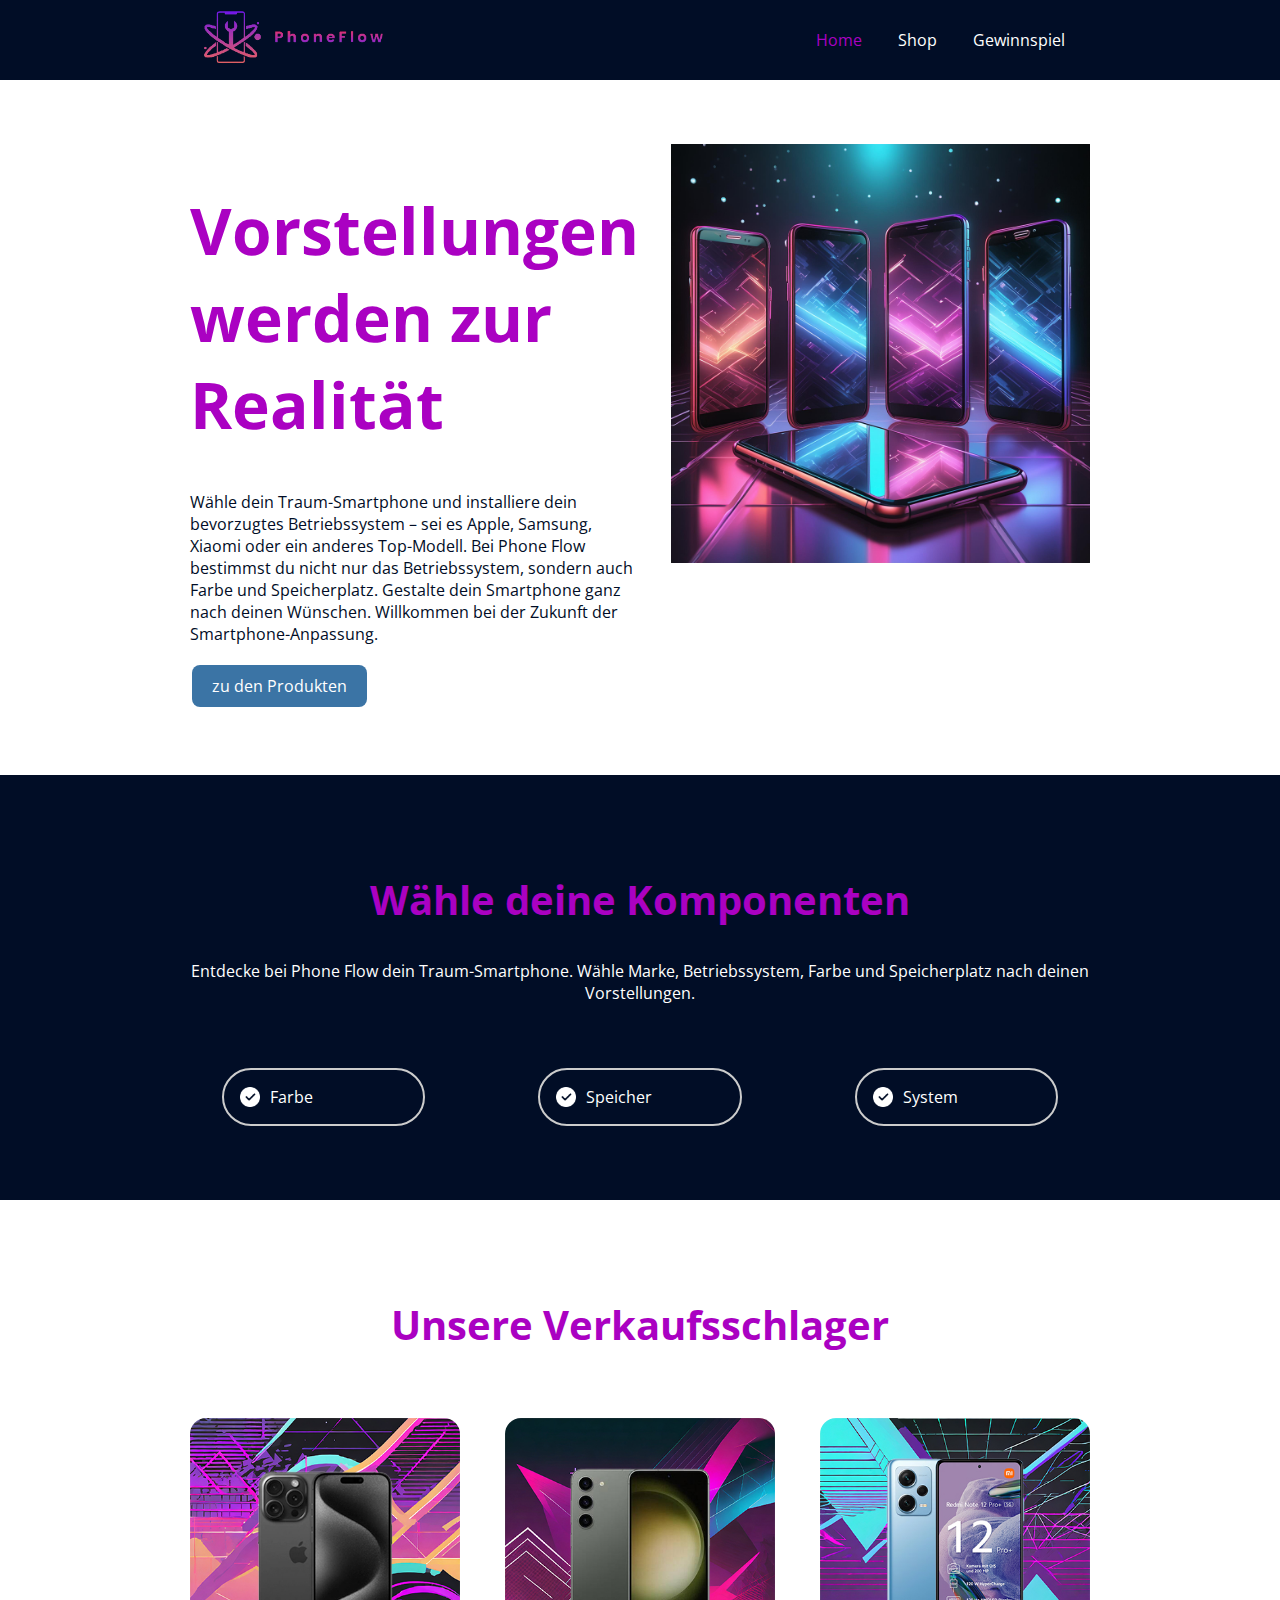
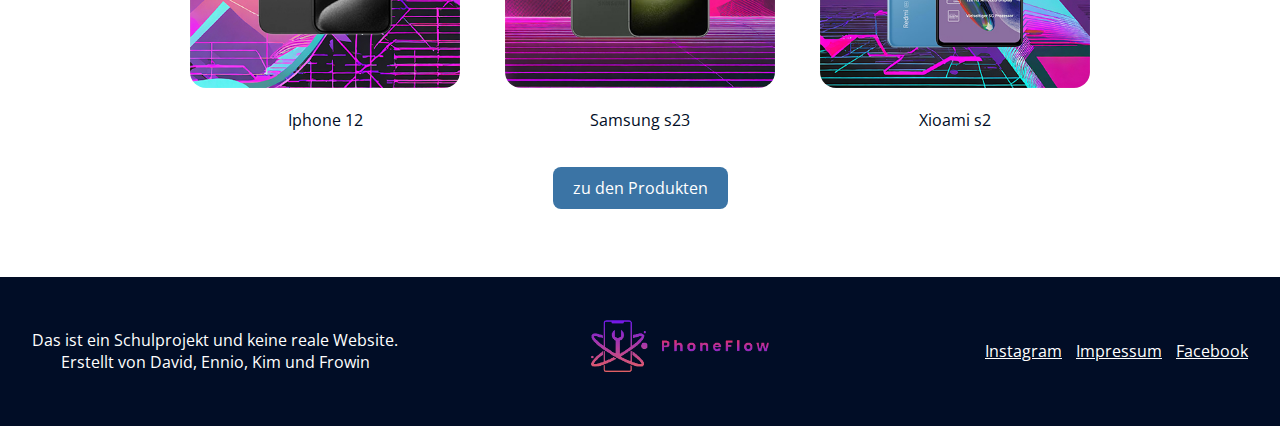
<file: index.html>
<!DOCTYPE html>
<html>

<head>
    <meta charset="utf-8" />
    <meta name="viewport" content="width=device-width, initial-scale=1" />
    <title>Startseite</title>
    <link rel="icon" type="image/x-icon" href="./images/PhoneFlow-Favicon.png"/>
    <link href="https://fonts.googleapis.com/css2?family=Open+Sans:wght@400;700&display=swap" rel="stylesheet">
    <link rel="stylesheet" href="./css/common.css" />
    <link rel="stylesheet" href="./css/index.css" />
</head>

<body>
    <div class="header">
        <div class="HeaderLogo">
            <a href="./index.html"><img src="./images/logo.png" alt="logo" class="HeaderLogoImg" /></a>
        </div>
        <div class="nav">
            <div>
                <a class="nav-point" id="active-nav" href="./index.html">Home</a>
                <a class="nav-point" href="./shop.html">Shop</a>
                <a class="nav-point" href="./gewinnspiel.html">Gewinnspiel</a>
            </div>
        </div>
    </div>

    <div class="MobileNav">
        <a href="./index.html"><img src="./images/logo.png" alt="logo" class="MobileNavActive" /></a>
        <div id="MobileNavLinks">
            <a href="./index.html" id="active-nav">Home</a>
            <a href="./shop.html">Shop</a>
            <a href="./gewinnspiel.html">Gewinnspiel</a>
        </div>
        <a href="javascript:void(0);" class="MobileNavIcon" onclick="myFunction()">
            <img src="./images/burger-menue.png" alt="" />
        </a>
    </div>

    <div class="HomeHeaderImgMobile">
        <img src="./images/header-image-index.jpg" alt="5 Handys im PhoneFlow Styl" />
    </div>
    <div>
        <div class="HomeHeader">
            <div class="HomeHeaderText">
                <h1>Vorstellungen werden zur Realität</h1>
                <p>
                    Wähle dein Traum-Smartphone und installiere dein bevorzugtes Betriebssystem – sei es Apple, Samsung, Xiaomi oder ein anderes Top-Modell. Bei Phone Flow bestimmst du nicht nur das Betriebssystem, sondern auch Farbe und Speicherplatz. Gestalte dein Smartphone
                    ganz nach deinen Wünschen. Willkommen bei der Zukunft der Smartphone-Anpassung.
                </p>
                <a href="./shop.html" class="button">zu den Produkten</a>
            </div>
            <div class="HomeHeaderImgPc">
                <img src="./images/header-image-index.jpg" alt="" />
            </div>
        </div>
        <div class="SelectComponentTeaserBG">
            <div class="SelectComponentTeaser">
                <div>
                    <h2>Wähle deine Komponenten</h2>
                    <p>
                        Entdecke bei Phone Flow dein Traum-Smartphone. Wähle Marke, Betriebssystem, Farbe und Speicherplatz nach deinen Vorstellungen.
                    </p>
                </div>
                <div class="SelectComponentTeaserOptions">
                    <div class="SelectComponentTeaserOption">
                        <img class="CheckboxImg" src="./images/checked.png" alt="checked Checkbox" />
                        <p>Farbe</p>
                    </div>
                    <div class="SelectComponentTeaserOption">
                        <img class="CheckboxImg" src="./images/checked.png" alt="checked Checkbox" />
                        <p>Speicher</p>
                    </div>
                    <div class="SelectComponentTeaserOption">
                        <img class="CheckboxImg" src="./images/checked.png" alt="checked Checkbox" />
                        <p>System</p>
                    </div>
                </div>
            </div>
        </div>

        <div class="bestseller">
            <div>
                <h2>Unsere Verkaufsschlager</h2>
            </div>
            <div class="bestsellers">
                <div class="bestsellerProduct">
                    <img class="bestsellerImg" src="./images/Iphone15.jpg" alt="Produktfoto von Iphone" />
                    <p>Iphone 12</p>
                </div>
                <div class="bestsellerProduct">
                    <img class="bestsellerImg" src="./images/Samsung23.jpg" alt="Produktfoto von Samsung" />
                    <p>Samsung s23</p>
                </div>
                <div class="bestsellerProduct">
                    <img class="bestsellerImg" src="./images/Xiaomi12.jpg" alt="Produktfoto von Xiaomi" />
                    <p>Xioami s2</p>
                </div>
            </div>
            <div>
                <a href="./shop.html" class="button">zu den Produkten</a>
            </div>
        </div>
    </div>

    <!-- Footer -->
    <div class="footer">
        <p class="footerText">
            Das ist ein Schulprojekt und keine reale Website. <br /> Erstellt von David, Ennio, Kim und Frowin
        </p>
        <a href="./index.html"><img src="./images/logo.png" alt="logo" class="FooterLogoImg" /></a>
        <ul class="footer-links">
            <li><a href="https://www.instagram.com/">Instagram</a></li>
            <li><a href="https://i.ibb.co/F6BdgW0/Impressum-Phone-FLow.jpg">Impressum</a></li>
            <li><a href="https://www.facebook.com/">Facebook</a></li>
        </ul>
    </div>
    <script src="./js/index.js"></script>
    <script src="./js/common.js"></script>
</body>

</html>
</file>
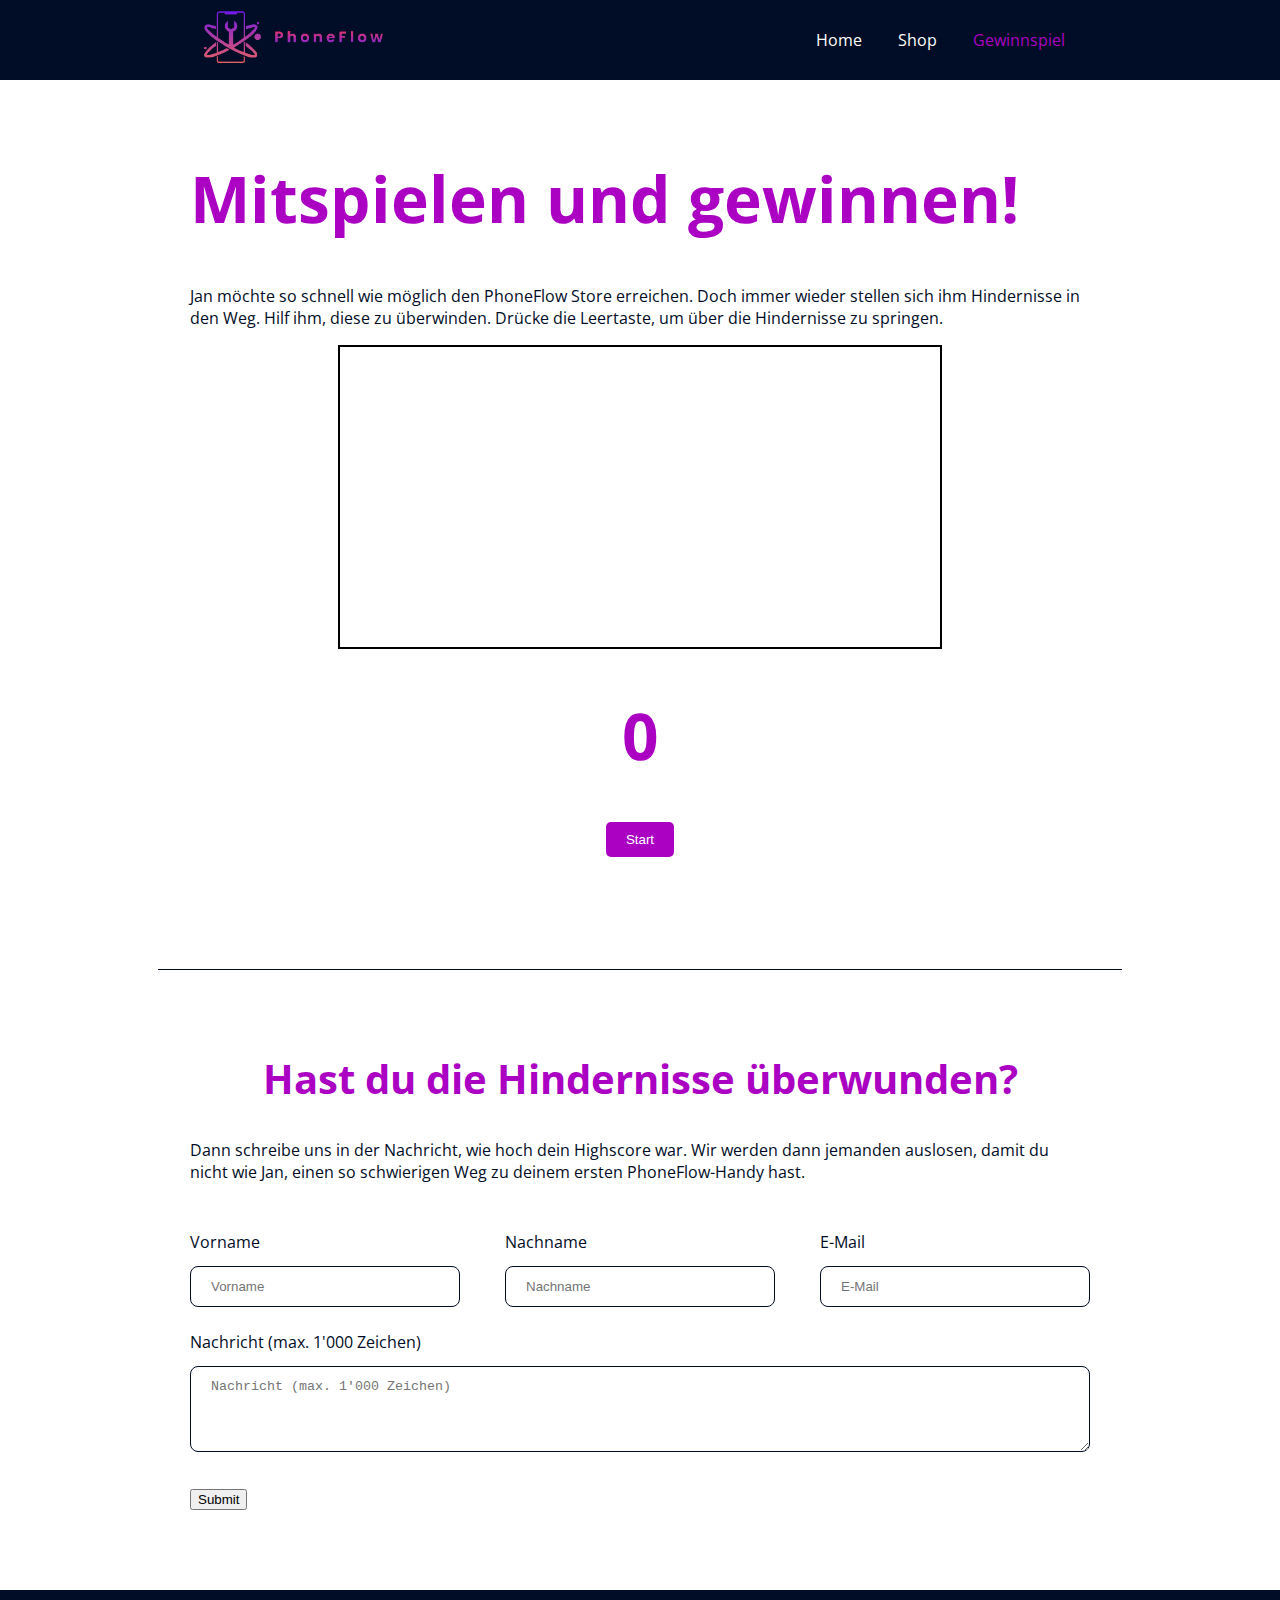
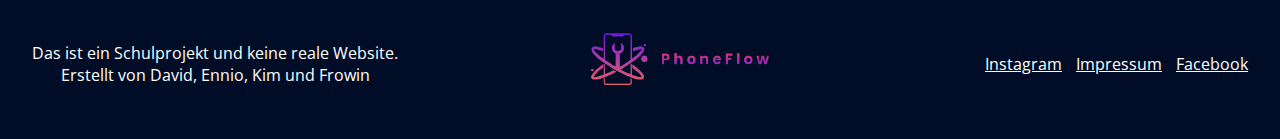
<file: game.html>
<!DOCTYPE html>
<html>

<head>
    <meta charset="utf-8" />
    <meta name="viewport" content="width=device-width, initial-scale=1" />
    <title>Gewinnspiel</title>
    <link rel="icon" type="image/x-icon" href="./images/PhoneFlow-Favicon.png"/>
    <link href="https://fonts.googleapis.com/css2?family=Open+Sans:wght@400;700&display=swap" rel="stylesheet">
    <link rel="stylesheet" href="./css/common.css" />
    <link rel="stylesheet" href="./css/game.css" />
</head>

<body>
    <div class="header">
        <div class="HeaderLogo">
            <a href="./index.html"><img src="./images/logo.png" alt="logo" class="HeaderLogoImg" /></a>
        </div>
        <div class="nav">
            <div>
                <a class="nav-point" href="./index.html">Home</a>
                <a class="nav-point" href="./shop.html">Shop</a>
                <a class="nav-point" id="active-nav" href="./game.html">Gewinnspiel</a
          >
        </div>
      </div>
    </div>

    <div class="MobileNav">
      <a href="./index.html"
        ><img src="./images/logo.png" alt="logo" class="MobileNavActive"
      /></a>
                <div id="MobileNavLinks">
                    <a href="./index.html">Home</a>
                    <a href="./shop.html">Shop</a>
                    <a href="./game.html" id="active-nav">Game</a>
                </div>
                <a href="javascript:void(0);" class="MobileNavIcon" onclick="myFunction()">
                    <img style="height: 100%" src="./images/burger-menue.png" alt="" />
                </a>
            </div>

            <!-- Content -->
            <div class="">
                <div class="ContentTop">
                    <div>
                        <h1>Mitspielen und gewinnen!</h1>
                        <p>
                            Jan möchte so schnell wie möglich den PhoneFlow Store erreichen. Doch immer wieder stellen sich ihm Hindernisse in den Weg. Hilf ihm, diese zu überwinden. Drücke die Leertaste, um über die Hindernisse zu springen.
                        </p>
                    </div>
                </div>

                <div id="game-container">
                    <div id="game">
                        <div id="game-background">
                            <div class="background-layer" id="bg-layer-1"></div>
                            <div class="background-layer" id="bg-layer-2"></div>
                        </div>
                        <div id="dino"></div>
                        <div id="rock"></div>
                        <div id="store"></div>
                    </div>
                    <h1 id="score">0</h1>
                    <button id="startButton">Start</button>
                </div>

                <div class="ContestForm">
                    <div>
                        <h2>Hast du die Hindernisse überwunden?</h2>
                        <p>Dann schreibe uns in der Nachricht, wie hoch dein Highscore war. Wir werden dann jemanden auslosen, damit du nicht wie Jan, einen so schwierigen Weg zu deinem ersten PhoneFlow-Handy hast.</p>
                        <form action="">
                            <div class="form-row">
                                <div class="fname-form">
                                    <label for="fname">Vorname</label>
                                    <input type="text" id="fname" name="fname" placeholder="Vorname" minlength="3" />
                                </div>
                                <div class="lname-form">
                                    <label for="lname">Nachname</label>
                                    <input type="text" id="lname" name="lname" placeholder="Nachname" minlength="3" />
                                </div>
                                <div class="email-form">
                                    <label for="e-mail">E-Mail</label>
                                    <input type="text" id="e-mail" name="e-mail" placeholder="E-Mail" minlength="8" />
                                </div>
                            </div>
                            <div class="message-form">
                                <label for="message">Nachricht (max. 1'000 Zeichen)</label>
                                <textarea id="message" name="message" rows="4" cols="50" placeholder="Nachricht (max. 1'000 Zeichen)" maxlength="1000"></textarea
              ><br /><br />
            </div>
            <div id="error-message" style="color: red"></div>
            <input type="submit" value="Submit" id="submit" />
          </form>
        </div>
      </div>
    </div>
    <!-- Footer -->
    <div class="footer">
      <p class="footerText">
        Das ist ein Schulprojekt und keine reale Website. <br />
        Erstellt von David, Ennio, Kim und Frowin
      </p>
      <a href="./index.html"
        ><img src="./images/logo.png" alt="logo" class="FooterLogoImg"
      /></a>
      <ul class="footer-links">
        <li><a href="https://www.instagram.com/">Instagram</a></li>
        <li><a href="https://i.ibb.co/F6BdgW0/Impressum-Phone-FLow.jpg">Impressum</a></li>
        <li><a href="https://www.facebook.com/">Facebook</a></li>
      </ul>
    </div>

    <script src="./js/game.js"></script>
    <script src="./js/databaseClient.js"></script>
    <script src="./js/forms.js"></script>
    <script src="./js/common.js"></script>
  </body>
</html>
</file>
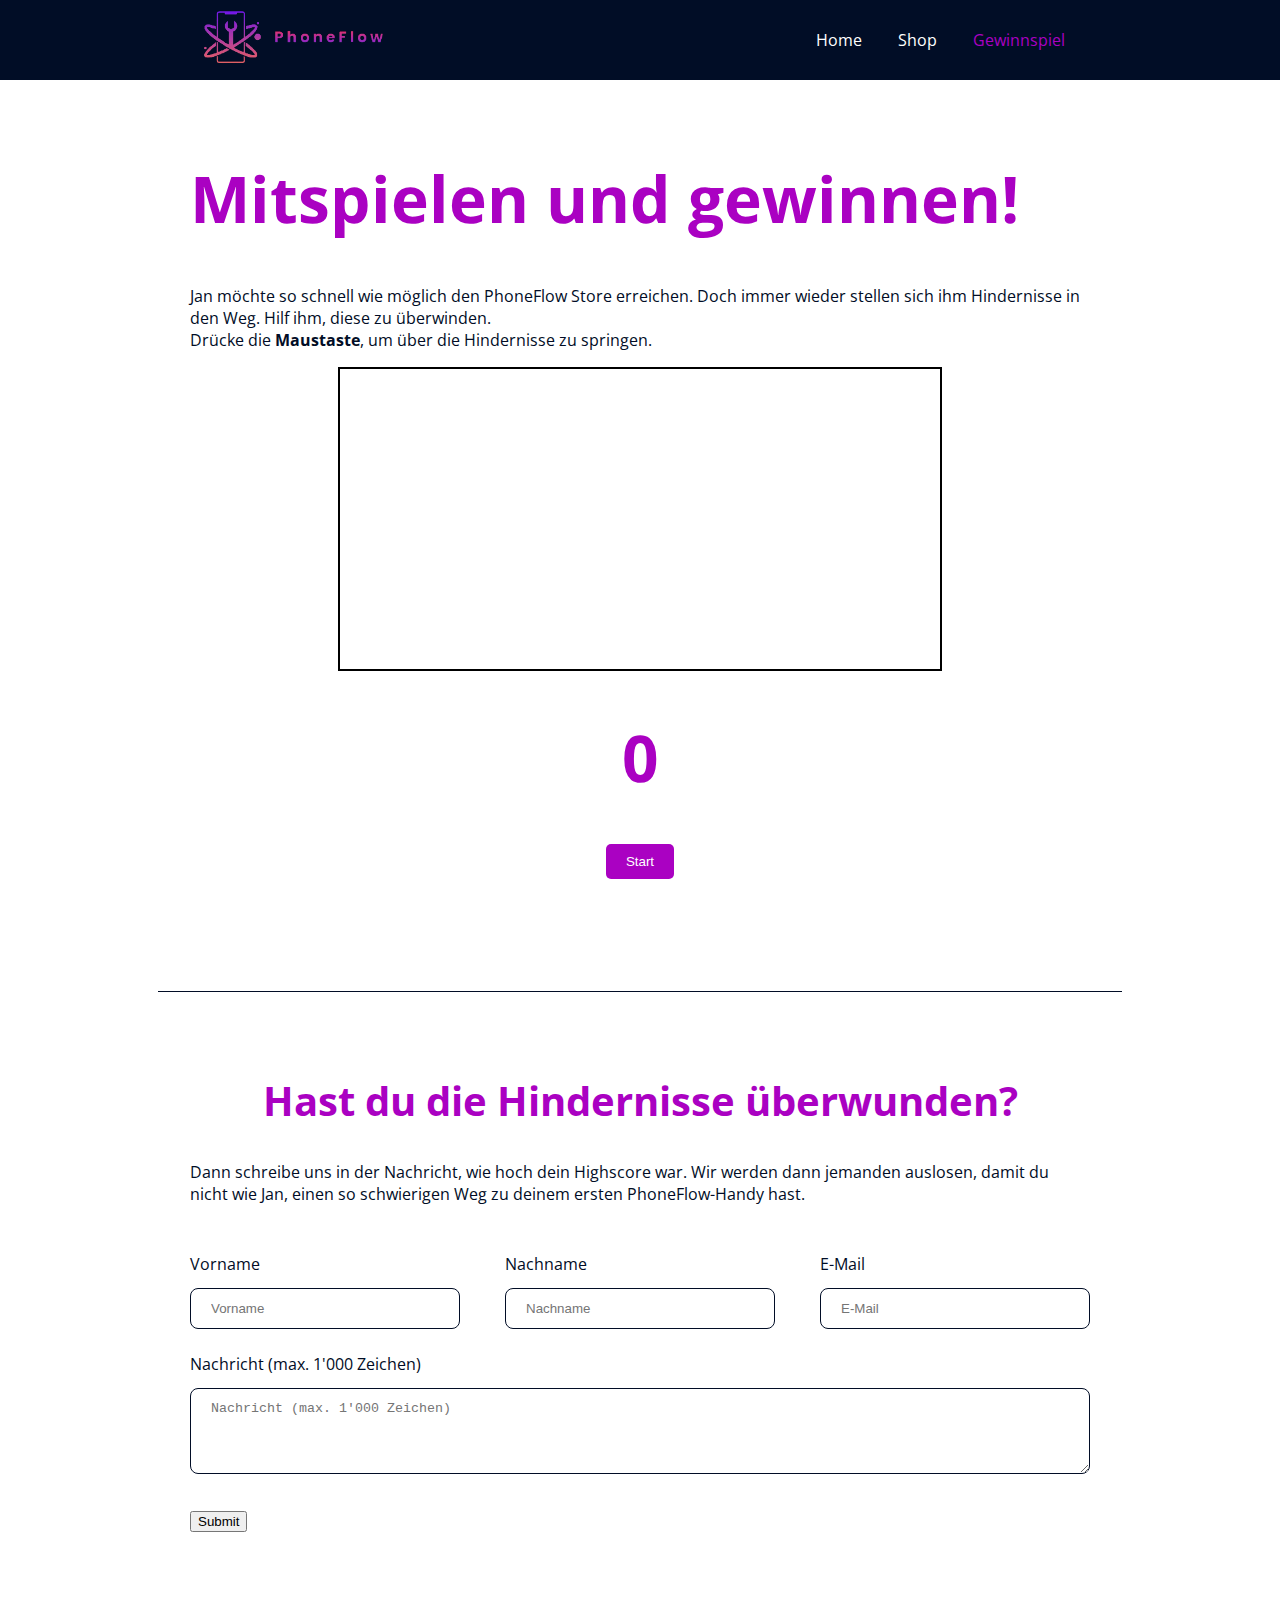
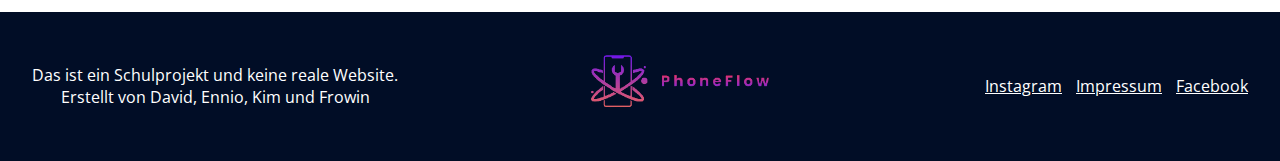
<file: gewinnspiel.html>
<!DOCTYPE html>
<html>

<head>
    <meta charset="utf-8" />
    <meta name="viewport" content="width=device-width, initial-scale=1" />
    <title>Gewinnspiel</title>
    <link rel="icon" type="image/x-icon" href="./images/PhoneFlow-Favicon.png"/>
    <link href="https://fonts.googleapis.com/css2?family=Open+Sans:wght@400;700&display=swap" rel="stylesheet">
    <link rel="stylesheet" href="./css/common.css" />
    <link rel="stylesheet" href="./css/gewinnspiel.css" />
</head>

<body>
    <div class="header">
        <div class="HeaderLogo">
            <a href="./index.html"><img src="./images/logo.png" alt="logo" class="HeaderLogoImg" /></a>
        </div>
        <div class="nav">
            <div>
                <a class="nav-point" href="./index.html">Home</a>
                <a class="nav-point" href="./shop.html">Shop</a>
                <a class="nav-point" id="active-nav" href="./gewinnspiel.html">Gewinnspiel</a
          >
        </div>
      </div>
    </div>

    <div class="MobileNav">
      <a href="./index.html"
        ><img src="./images/logo.png" alt="logo" class="MobileNavActive"
      /></a>
                <div id="MobileNavLinks">
                    <a href="./index.html">Home</a>
                    <a href="./shop.html">Shop</a>
                    <a href="./gewinnspiel.html" id="active-nav">Gewinnspiel</a>
                </div>
                <a href="javascript:void(0);" class="MobileNavIcon" onclick="myFunction()">
                    <img style="height: 100%" src="./images/burger-menue.png" alt="" />
                </a>
            </div>

            <!-- Content -->
            <div class="">
                <div class="ContentTop">
                    <div>
                        <h1>Mitspielen und gewinnen!</h1>
                        <p>
                            Jan möchte so schnell wie möglich den PhoneFlow Store erreichen. Doch immer wieder stellen sich ihm Hindernisse in den Weg. Hilf ihm, diese zu überwinden. <br>Drücke die <b>Maustaste</b>, um über die Hindernisse zu springen.
                        </p>
                    </div>
                </div>

                <div id="game-container">
                    <div id="game">
                        <div id="game-background">
                            <div class="background-layer" id="bg-layer-1"></div>
                            <div class="background-layer" id="bg-layer-2"></div>
                        </div>
                        <div id="dino"></div>
                        <div id="rock"></div>
                        <div id="store"></div>
                    </div>
                    <h1 id="score">0</h1>
                    <button id="startButton">Start</button>
                </div>

                <div class="ContestForm">
                    <div>
                        <h2>Hast du die Hindernisse überwunden?</h2>
                        <p>Dann schreibe uns in der Nachricht, wie hoch dein Highscore war. Wir werden dann jemanden auslosen, damit du nicht wie Jan, einen so schwierigen Weg zu deinem ersten PhoneFlow-Handy hast.</p>
                        <form action="">
                            <div class="form-row">
                                <div class="fname-form">
                                    <label for="fname">Vorname</label>
                                    <input type="text" id="fname" name="fname" placeholder="Vorname" minlength="3" />
                                </div>
                                <div class="lname-form">
                                    <label for="lname">Nachname</label>
                                    <input type="text" id="lname" name="lname" placeholder="Nachname" minlength="3" />
                                </div>
                                <div class="email-form">
                                    <label for="e-mail">E-Mail</label>
                                    <input type="text" id="e-mail" name="e-mail" placeholder="E-Mail" minlength="8" />
                                </div>
                            </div>
                            <div class="message-form">
                                <label for="message">Nachricht (max. 1'000 Zeichen)</label>
                                <textarea id="message" name="message" rows="4" cols="50" placeholder="Nachricht (max. 1'000 Zeichen)" maxlength="1000"></textarea
              ><br /><br />
            </div>
            <div id="error-message" style="color: red"></div>
            <input type="submit" value="Submit" id="submit" />
          </form>
        </div>
      </div>
    </div>
    <!-- Footer -->
    <div class="footer">
      <p class="footerText">
        Das ist ein Schulprojekt und keine reale Website. <br />
        Erstellt von David, Ennio, Kim und Frowin
      </p>
      <a href="./index.html"
        ><img src="./images/logo.png" alt="logo" class="FooterLogoImg"
      /></a>
      <ul class="footer-links">
        <li><a href="https://www.instagram.com/">Instagram</a></li>
        <li><a href="https://i.ibb.co/F6BdgW0/Impressum-Phone-FLow.jpg">Impressum</a></li>
        <li><a href="https://www.facebook.com/">Facebook</a></li>
      </ul>
    </div>

    <script src="./js/gewinnspiel.js"></script>
    <script src="./js/databaseClient.js"></script>
    <script src="./js/forms.js"></script>
    <script src="./js/common.js"></script>
  </body>
</html>
</file>
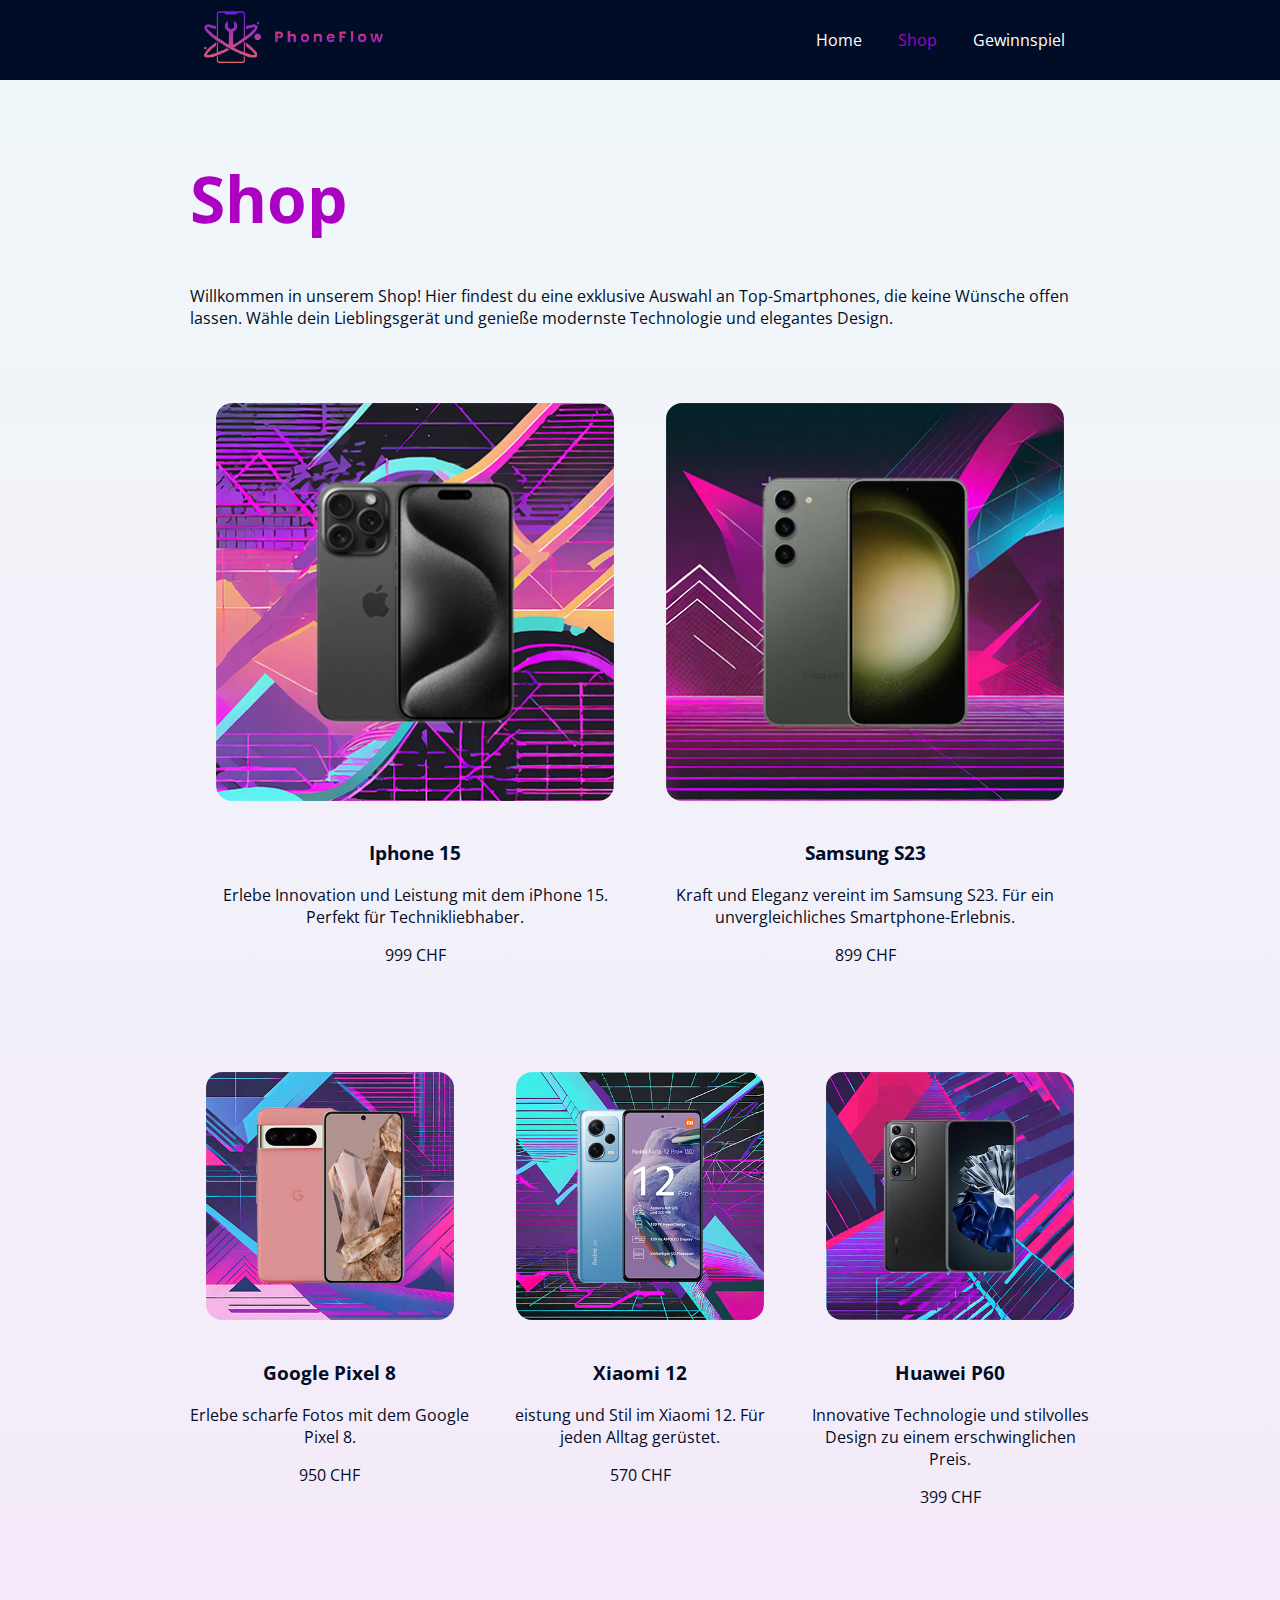
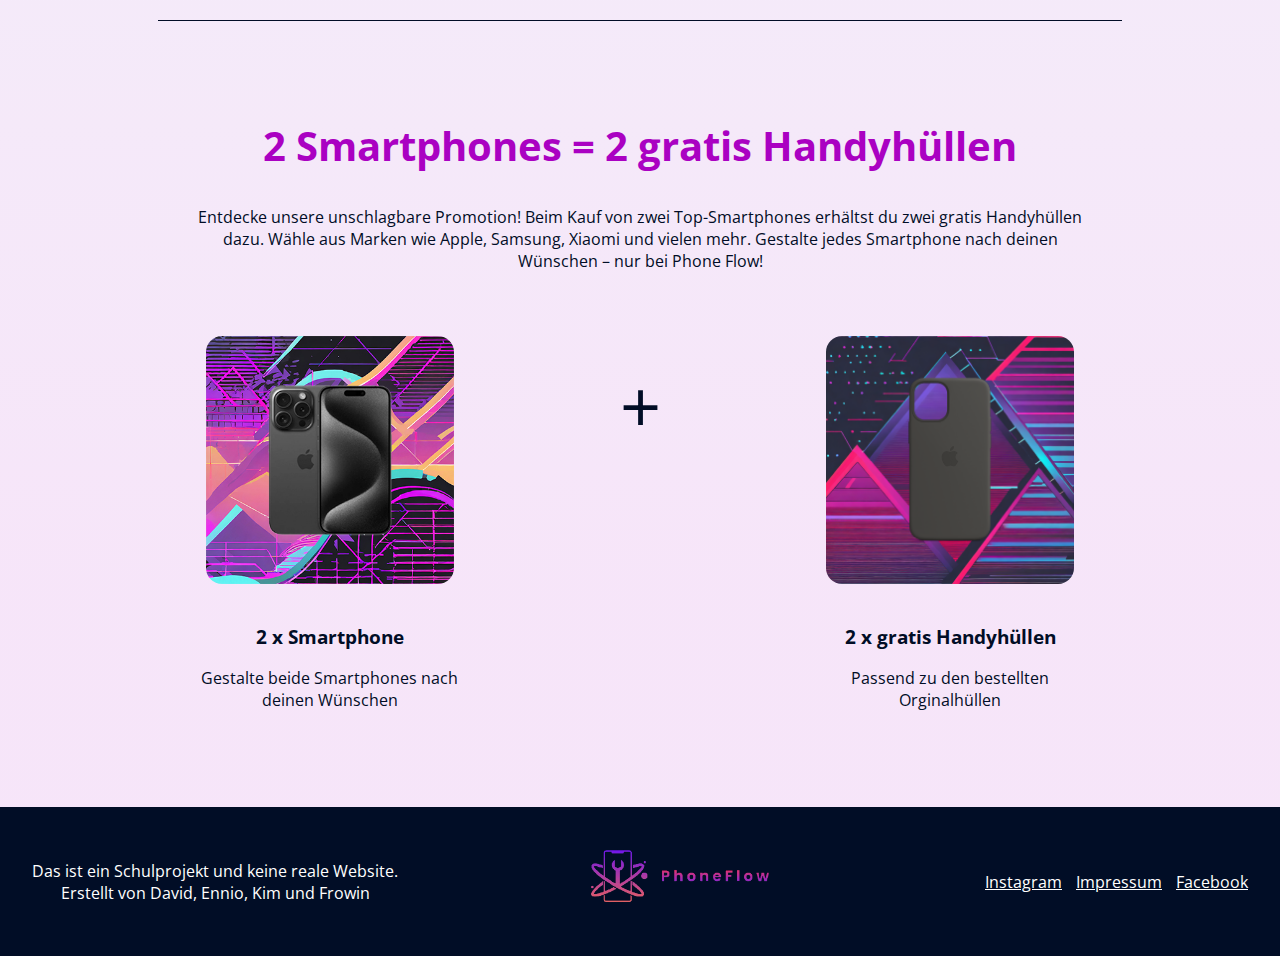
<file: shop.html>
<!DOCTYPE html>
<html>

<head>
    <meta charset="utf-8" />
    <meta name="viewport" content="width=device-width, initial-scale=1" />
    <title>Home</title>
    <link rel="icon" type="image/x-icon" href="./images/PhoneFlow-Favicon.png"/>
    <link href="https://fonts.googleapis.com/css2?family=Open+Sans:wght@400;700&display=swap" rel="stylesheet">
    <link rel="stylesheet" href="./css/common.css" />
    <link rel="stylesheet" href="./css/shop.css" />
</head>

<body>
    <div class="header">
        <div class="HeaderLogo">
            <a href="./index.html"><img src="./images/logo.png" alt="logo" class="HeaderLogoImg" /></a>
        </div>
        <div class="nav">
            <div>
                <a class="nav-point" href="./index.html">Home</a>
                <a class="nav-point" id="active-nav" href="./shop.html">Shop</a>
                <a class="nav-point" href="./gewinnspiel.html">Gewinnspiel</a>
            </div>
        </div>
    </div>

    <div class="MobileNav">
        <a href="./index.html"><img src="./images/logo.png" alt="logo" class="MobileNavActive" /></a>
        <div id="MobileNavLinks">
            <a href="./index.html">Home</a>
            <a href="./shop.html" id="active-nav">Shop</a>
            <a href="./gewinnspiel.html">Gewinnspiel</a>
        </div>
        <a href="javascript:void(0);" class="MobileNavIcon" onclick="myFunction()">
            <img src="./images/burger-menue.png" alt="" />
        </a>
    </div>

    <!-- Content -->
    <div class="contentColor">
        <div class="ContentTop">
            <div>
                <h1>Shop</h1>
                <p>
                    Willkommen in unserem Shop! Hier findest du eine exklusive Auswahl an Top-Smartphones, die keine Wünsche offen lassen. Wähle dein Lieblingsgerät und genieße modernste Technologie und elegantes Design.
                </p>
            </div>
        </div>

        <div class="allProducts">
            <div class="product-row">
                <div class="product-box">
                    <div class="ImgBackground">
                        <img src="./images/Iphone15.jpg" alt="Produktfoto von einem Iphone" />
                    </div>
                    <h3>Iphone 15</h3>
                    <p>Erlebe Innovation und Leistung mit dem iPhone 15. Perfekt für Technikliebhaber.</p>
                    <a class="price">999 CHF</a>
                </div>
                <div class="product-box">
                    <div class="ImgBackground">
                        <img src="./images/Samsung23.jpg" alt="Produktfoto von einem Samsung" />
                    </div>
                    <h3>Samsung S23</h3>
                    <p>Kraft und Eleganz vereint im Samsung S23. Für ein unvergleichliches Smartphone-Erlebnis.</p>
                    <a class="price">899 CHF</a>
                </div>
            </div>

            <div class="product-row2">
                <div class="product-box2">
                    <div class="ImgBackground">
                        <img src="./images/GooglePixel8.jpg" alt="Produktfoto von einem GooglePixel" />
                    </div>
                    <h3>Google Pixel 8</h3>
                    <p>Erlebe scharfe Fotos mit dem Google Pixel 8.</p>
                    <a class="price">950 CHF</a>
                </div>
                <div class="product-box2">
                    <div class="ImgBackground">
                        <img src="./images/Xiaomi12.jpg" alt="Produktfoto von einem Xiaomi" />
                    </div>
                    <h3>Xiaomi 12</h3>
                    <p>eistung und Stil im Xiaomi 12. Für jeden Alltag gerüstet.</p>
                    <a class="price">570 CHF</a>
                </div>
                <div class="product-box2">
                    <div class="ImgBackground">
                        <img src="./images/HuaweiP60.jpg" alt="Produktfoto von einem Huawei" />
                    </div>
                    <h3>Huawei P60</h3>
                    <p>Innovative Technologie und stilvolles Design zu einem erschwinglichen Preis.</p>
                    <a class="price">399 CHF</a>
                </div>
            </div>
        </div>

        <div class="promotion">
            <div class="PromotionHeading">
                <h2>
                    2 Smartphones = 2 gratis Handyhüllen
                </h2>
                <p>
                    Entdecke unsere unschlagbare Promotion! Beim Kauf von zwei Top-Smartphones erhältst du zwei gratis Handyhüllen dazu. Wähle aus Marken wie Apple, Samsung, Xiaomi und vielen mehr. Gestalte jedes Smartphone nach deinen Wünschen – nur bei Phone Flow!
                </p>
            </div>

            <div class="product-row-promotion">
                <div class="promotionproduct">
                    <div class="ImgBackground">
                        <img src="./images/Iphone15.jpg" alt="Produktfoto von einem Iphone" />
                    </div>
                    <h3>2 x Smartphone </h3>
                    <p>Gestalte beide Smartphones nach deinen Wünschen</p>
                </div>
                <div class="promotionproduct">
                    <div>
                        <p class="PromotionPlus">+</p>
                    </div>
                </div>
                <div class="promotionproduct">
                    <div class="ImgBackground">
                        <img src="./images/Handyhuelle.png" alt="Handyhülle" />
                    </div>
                    <h3>2 x gratis Handyhüllen</h3>
                    <p>Passend zu den bestellten Orginalhüllen</p>
                </div>
            </div>
        </div>
    </div>

    <!-- Footer -->
    <div class="footer">
        <p class="footerText">
            Das ist ein Schulprojekt und keine reale Website. <br /> Erstellt von David, Ennio, Kim und Frowin
        </p>
        <a href="./index.html"><img src="./images/logo.png" alt="logo" class="FooterLogoImg" /></a>
        <ul class="footer-links">
            <li><a href="https://www.instagram.com/">Instagram</a></li>
            <li><a href="https://i.ibb.co/F6BdgW0/Impressum-Phone-FLow.jpg">Impressum</a></li>
            <li><a href="https://www.facebook.com/">Facebook</a></li>
        </ul>
    </div>

    <script src="./js/common.js"></script>
</body>

</html>
</file>
<file: css/common.css>
/* CSS Code, der für alle Web Pages gleich ist und auf allen Web Pages eingebunden werden muss. */

html,
body {
    min-height: 100vh;
    margin: 0;
    font-family: 'Open Sans', sans-serif;
    font-variation-settings: "wdth" 800;
}

body {
    display: flex;
    flex-direction: column;
    color: #010d26;
}

.header {
    display: flex;
    justify-content: space-around;
    align-items: center;
    height: 5em;
    color: #ffffff;
    background-color: #010d26;
}

.footer {
    display: flex;
    justify-content: space-between;
    align-items: center;
    height: auto;
    color: #ffffff;
    background-color: #010d26;
    padding: 2em;
}


/*.content {
    flex-grow: 1;
    background-color: #ffffff;
    padding: 2em;
    margin: auto;
    max-width: 900px;
} */

.nav {
    display: flex;
    align-items: center;
}

.nav-point {
    margin: 0 1em;
    color: white;
    text-decoration: none;
    transition: color 0.3s;
}

#active-nav {
    color: #aa01c2;
}

.HeaderLogo {
    height: 100%;
}

.HeaderLogoImg {
    font-size: large;
    color: white;
    text-decoration: none;
    transition: color 0.3s;
    height: 100%;
}

.nav-point:hover,
.HeaderLogoImg:hover {
    color: #69b3cc;
}

.logo-footer {
    font-size: large;
    padding: 1em;
    color: white;
    text-decoration: none;
    transition: color 0.3s;
}

.footerText {
    text-align: center;
}

h1 {
    color: #aa01c2;
    text-align: left;
    font-family: 'Open Sans', sans-serif;
    font-variation-settings: "wdth" 800;
    font-size: 4em;
}

h2 {
    font-size: 2.5em;
    font-family: 'Open Sans', sans-serif;
    font-variation-settings: "wdth" 800;
    text-align: center;
    color: #aa01c2;
}

.ContentTop {
    flex-grow: 1;
    padding-top: 2em;
    margin: auto;
    max-width: 900px;
}

.footer-links {
    list-style-type: none;
    margin: 0;
    padding: 0;
}

.footer-links li {
    display: inline-block;
    margin-left: 10px;
}

.footer-links li a {
    color: #ffffff;
    transition: color 0.3s;
}

.logo-footer:hover,
.footer-links li a:hover {
    color: #69b3cc;
}

.button:hover {
    background-color: #69b3cc;
}

img {
    width: 100%;
}

.button {
    background-color: #3b74a5;
    border: none;
    color: #ffffff;
    padding: 10px 20px;
    text-align: center;
    text-decoration: none;
    display: inline-block;
    font-size: 16px;
    margin: 4px 2px;
    border-radius: 8px;
    cursor: pointer;
    animation: pulse 2s infinite;
    /* Hinzufügen der Animation */
}

@keyframes pulse {
    0% {
        transform: scale(1);
        /* Ursprüngliche Größe */
    }
    50% {
        transform: scale(1.1);
        /* Vergrößern auf 110% */
    }
    100% {
        transform: scale(1);
        /* Zurück zur ursprünglichen Größe */
    }
}

.SelectComponentTeaserBG {
    background-color: #010d26;
    color: #ffffff;
}

@media screen and (max-width: 700px) {
    h1 {
        margin-top: 0;
    }
    .ContentTop {
        padding: 2em;
    }
    .header {
        display: none;
    }
    .footer {
        display: flex;
        flex-direction: column;
    }
}

@media screen and (min-width: 701px) {
    .MobileNav {
        display: none;
    }
}

.FooterLogoImg {
    height: 5em;
}


/*Mobile Navigation*/

.mobile-container {
    margin: auto;
    height: 500px;
    color: white;
    border-radius: 10px;
}

.MobileNav {
    overflow: hidden;
    background-color: #010d26;
    position: relative;
}

.MobileNav #MobileNavLinks {
    display: none;
}

.MobileNav a {
    color: #ffffff;
    padding: 1em 2em;
    text-decoration: none;
    font-size: 17px;
    display: block;
}

.MobileNav a.MobileNavIcon {
    display: block;
    position: absolute;
    right: 0;
    top: +0.5em;
}

.MobileNav a:hover {
    background-color: #69b3cc;
    color: 010d26;
}

.MobileNavActive {
    color: white;
}

.MobileNavIcon {
    width: 2em;
}

.MobileNavActive {
    font-size: large;
    color: white;
    text-decoration: none;
    transition: color 0.3s;
    height: 3em;
    width: auto;
}
</file>
<file: css/index.css>
.HomeHeader {
    display: flex;
    justify-content: space-between;
    flex-grow: 1;
    background-color: #ffffff;
    padding: 4em;
    margin: auto;
    max-width: 900px;
}

.HomeHeaderText {
    width: 50%;
    margin-right: 2em;
}

.HomeHeaderImgPC {
    width: 50%;
    margin: 0.5em;
}

.HomeHeaderImgPC img{
    border-radius: 1em;
}

.SelectComponentTeaserOption {
    display: flex;
    align-items: center;
    margin-bottom: 10px;
    border-radius: 30px;
    border: 2px solid #ccc;
    padding: 0 1em 0 1em;
    width: 20%;
}

.CheckboxImg {
    width: 20px;
    height: 20px;
    margin-right: 10px;
}

.SelectComponentTeaserOptions {
    display: flex;
    justify-content: space-between;
    margin-right: 2em;
    margin-left: 2em;
    margin-top: 4em;
}

.SelectComponentTeaser {
    margin: 5em 0 5em 0;
    text-align: center;
    flex-grow: 1;
    padding: 4em;
    margin: auto;
    max-width: 900px;
}

.bestsellerImg {
    width: 100%;
    border-radius: 1em;
}

.bestsellers {
    display: flex;
    justify-content: space-between;
    margin-top: 2em;
    margin-bottom: 1em;
}

.bestsellerProduct {
    text-align: center;
    width: 30%;
}

.bestseller {
    text-align: center;
    display: flex;
    justify-content: space-between;
    flex-direction: column;
    flex-grow: 1;
    background-color: #ffffff;
    padding: 4em;
    margin: auto;
    max-width: 900px;
}

@media screen and (max-width: 1000px) {
    .HomeHeaderImgPc {
        width: 100%;
    }
    .HomeHeaderText {
        width: 100%;
    }
    .HomeHeader {
        flex-direction: column;
        padding: 2em;
    }
}

@media screen and (max-width: 700px) {
    .SelectComponentTeaserOptions {
        flex-direction: column;
        margin-left: 0;
    }
    .SelectComponentTeaserOption {
        width: 100%;
    }
    .SelectComponentTeaser {
        padding: 2em;
    }
    .content {
        margin: 0;
    }
    .bestseller {
        padding: 2em;
    }
}

@media screen and (max-width: 1000px) {
    .HomeHeaderImgPc {
        display: none;
    }
}

@media screen and (min-width: 1001px) {
    .HomeHeaderImgMobile {
        display: none;
    }
}
</file>
<file: css/game.css>
#score {
    text-align: center;
}

#game {
    width: 600px;
    height: 300px;
    border: 2px solid black;
    margin: auto;
    position: relative;
}

.background-layer {
    position: absolute;
    width: 600px;
    height: 300px;
    background-size: cover;
    top: 0;
    animation-play-state: paused;
    /* Pause the animation initially */
}

#bg-layer-1 {
    background-image: url("https://i.ibb.co/txtvSDC/Hintergrund-1.jpg");
    animation: background-animation 20.33s linear infinite;
}

#bg-layer-2 {
    background-image: url("https://i.ibb.co/0mG0sBR/Vordergrund-2.png");
    animation: background-animation 4.33s linear infinite;
}

@keyframes background-animation {
    0% {
        background-position: 0px 0px;
    }
    100% {
        background-position: -600px 0px;
    }
}

#dino {
    height: 175px;
    width: 75px;
    position: absolute;
    top: 125px;
    left: 20px;
    background-image: url("https://gifdb.com/images/high/chad-walking-pixel-art-5fmb40v2s3hc1ac1.gif");
    background-size: cover;
}

#rock {
    width: 50px;
    height: 50px;
    position: absolute;
    top: 250px;
    left: 550px;
    /* startet gleich vor dem game */
    background-image: url("https://i.ibb.co/2c7tV5z/21706916-circulation-barriere-dans-pixel-art-style-vectoriel-removebg-preview.png");
    background-size: cover;
    animation: rock 1.33s linear infinite paused;
    /* Paussiert die animation direkt */
}

@keyframes rock {
    0% {
        left: 550px;
    }
    100% {
        left: 0px;
    }
}

.jump-animation {
    animation: jump 0.5s;
}

@keyframes jump {
    0% {
        top: 125px;
    }
    50% {
        top: -25px;
    }
    75% {
        top: -25px;
    }
    100% {
        top: 125px;
    }
}

#startButton {
    display: block;
    margin: 20px auto;
    padding: 10px 20px;
    background-color: #aa01c2;
    color: white;
    border: none;
    border-radius: 5px;
    cursor: pointer;
}

#startButton:hover {
    background-color: #8a1ba3;
}

#store {
    position: absolute;
    width: 250px;
    height: 250px;
    right: -40px;
    bottom: 0;
    top: 85px;
    background-image: url("https://i.ibb.co/r4vsyKD/Pixel-Store-edited.png");
    background-size: contain;
    background-repeat: no-repeat;
}

.ContestForm {
    flex-grow: 1;
    background-color: #ffffff;
    padding: 2em;
    padding-top: 3em;
    margin: auto;
    max-width: 900px;
    margin-top: 7em;
    margin-bottom: 3em;
    border-top: solid 1px #010d26;
}

.form-row {
    display: flex;
    justify-content: space-between;
    padding-bottom: 1em;
}

.form-group {
    flex: 1;
    margin-right: 1em;
}

label {
    display: block;
    margin-bottom: 5px;
}

.email-form,
.lname-form,
.fname-form {
    width: 30%;
}

.message-form {
    width: 100%;
}

#message {
    width: 100%;
}

#fname,
#lname,
#e-mail {
    width: 100%;
}

@media screen and (max-width: 700px) {
    .email-form,
    .lname-form,
    .fname-form {
        width: 100%;
        margin-bottom: 1em;
    }
    .form-row {
        flex-direction: column;
        padding: 0;
    }
}

input[type="text"],
textarea {
    width: 100%;
    padding: 12px 20px;
    margin: 8px 0;
    display: inline-block;
    border: 1px solid #010d26;
    border-radius: 8px;
    box-sizing: border-box;
}

form{
    padding-top: 2em;
}
</file>
<file: css/gewinnspiel.css>
#score {
    text-align: center;
}

#game {
    width: 600px;
    height: 300px;
    border: 2px solid black;
    margin: auto;
    position: relative;
}

.background-layer {
    position: absolute;
    width: 600px;
    height: 300px;
    background-size: cover;
    top: 0;
    animation-play-state: paused;
    /* Pause the animation initially */
}

#bg-layer-1 {
    background-image: url("https://i.ibb.co/txtvSDC/Hintergrund-1.jpg");
    animation: background-animation 20.33s linear infinite;
}

#bg-layer-2 {
    background-image: url("https://i.ibb.co/0mG0sBR/Vordergrund-2.png");
    animation: background-animation 4.33s linear infinite;
}

@keyframes background-animation {
    0% {
        background-position: 0px 0px;
    }
    100% {
        background-position: -600px 0px;
    }
}

#dino {
    height: 175px;
    width: 75px;
    position: absolute;
    top: 125px;
    left: 20px;
    background-image: url("https://gifdb.com/images/high/chad-walking-pixel-art-5fmb40v2s3hc1ac1.gif");
    background-size: cover;
}

#rock {
    width: 50px;
    height: 50px;
    position: absolute;
    top: 250px;
    left: 550px;
    /* startet gleich vor dem game */
    background-image: url("https://i.ibb.co/2c7tV5z/21706916-circulation-barriere-dans-pixel-art-style-vectoriel-removebg-preview.png");
    background-size: cover;
    animation: rock 1.33s linear infinite paused;
    /* Paussiert die animation direkt */
}

@keyframes rock {
    0% {
        left: 550px;
    }
    100% {
        left: 0px;
    }
}

.jump-animation {
    animation: jump 0.5s;
}

@keyframes jump {
    0% {
        top: 125px;
    }
    50% {
        top: -25px;
    }
    75% {
        top: -25px;
    }
    100% {
        top: 125px;
    }
}

#startButton {
    display: block;
    margin: 20px auto;
    padding: 10px 20px;
    background-color: #aa01c2;
    color: white;
    border: none;
    border-radius: 5px;
    cursor: pointer;
}

#startButton:hover {
    background-color: #8a1ba3;
}

#store {
    position: absolute;
    width: 250px;
    height: 250px;
    right: -40px;
    bottom: 0;
    top: 85px;
    background-image: url("https://i.ibb.co/r4vsyKD/Pixel-Store-edited.png");
    background-size: contain;
    background-repeat: no-repeat;
}

.ContestForm {
    flex-grow: 1;
    background-color: #ffffff;
    padding: 2em;
    padding-top: 3em;
    margin: auto;
    max-width: 900px;
    margin-top: 7em;
    margin-bottom: 3em;
    border-top: solid 1px #010d26;
}

.form-row {
    display: flex;
    justify-content: space-between;
    padding-bottom: 1em;
}

.form-group {
    flex: 1;
    margin-right: 1em;
}

label {
    display: block;
    margin-bottom: 5px;
}

.email-form,
.lname-form,
.fname-form {
    width: 30%;
}

.message-form {
    width: 100%;
}

#message {
    width: 100%;
}

#fname,
#lname,
#e-mail {
    width: 100%;
}

@media screen and (max-width: 700px) {
    .email-form,
    .lname-form,
    .fname-form {
        width: 100%;
        margin-bottom: 1em;
    }
    .form-row {
        flex-direction: column;
        padding: 0;
    }
}

input[type="text"],
textarea {
    width: 100%;
    padding: 12px 20px;
    margin: 8px 0;
    display: inline-block;
    border: 1px solid #010d26;
    border-radius: 8px;
    box-sizing: border-box;
}

form{
    padding-top: 2em;
}

.game-container{
    margin-top: 3em;
}
</file>
<file: css/shop.css>
.product-row {
    padding-bottom: 5em;
    display: flex;
    flex-wrap: wrap;
    justify-content: space-between;
}

.product-row2,
.product-row-promotion {
    display: flex;
    flex-wrap: wrap;
    justify-content: space-between;
}

.product-box {
    width: calc(50% - 20px);
    margin: 10px;
    text-align: center;
}

.product-box2 {
    width: calc(33.33% - 20px);
    text-align: center;
}

.promotionproduct {
    width: calc(33.33% - 20px);
    text-align: center;
}

.ImgBackground {
    padding: 1em;
}

.ImgBackground img {
    border-radius: 1em;
}

.ImgBackground img:hover {
    transform: scale(1.1);
}

.PromotionPlus {
    font-size: 4.5em;
    margin: 0.5em;
    text-align: center;
}

.promotion {
    flex-grow: 1;
    padding: 2em;
    padding-top: 4em;
    margin: auto;
    max-width: 900px;
    margin-top: 5em;
    text-align: center;
    margin-bottom: 3em;
    border-top: solid 1px #010d26;
}

.allProducts {
    flex-grow: 1;
    padding: 2em;
    margin: auto;
    max-width: 900px;
}

.PromotionHeading {
    margin-bottom: 3em;
}

.contentColor {
    background: linear-gradient( 180deg, rgba(105, 179, 204, 0.1) 0%, rgba(170, 1, 194, 0.1) 90%);
}

@media screen and (max-width: 700px) {
    .product-box,
    .product-box2 {
        width: calc(50% - 20px);
        margin: 0;
        margin-bottom: 2em;
    }
    .product-row,
    .product-row2 {
        padding-bottom: 0;
    }
    .promotion {
        margin-top: 0em;
    }
    .promotionproduct {
        width: 50%;
        text-align: center;
    }
    .product-row-promotion {
        flex-direction: column;
        align-items: center;
    }
}
</file>
